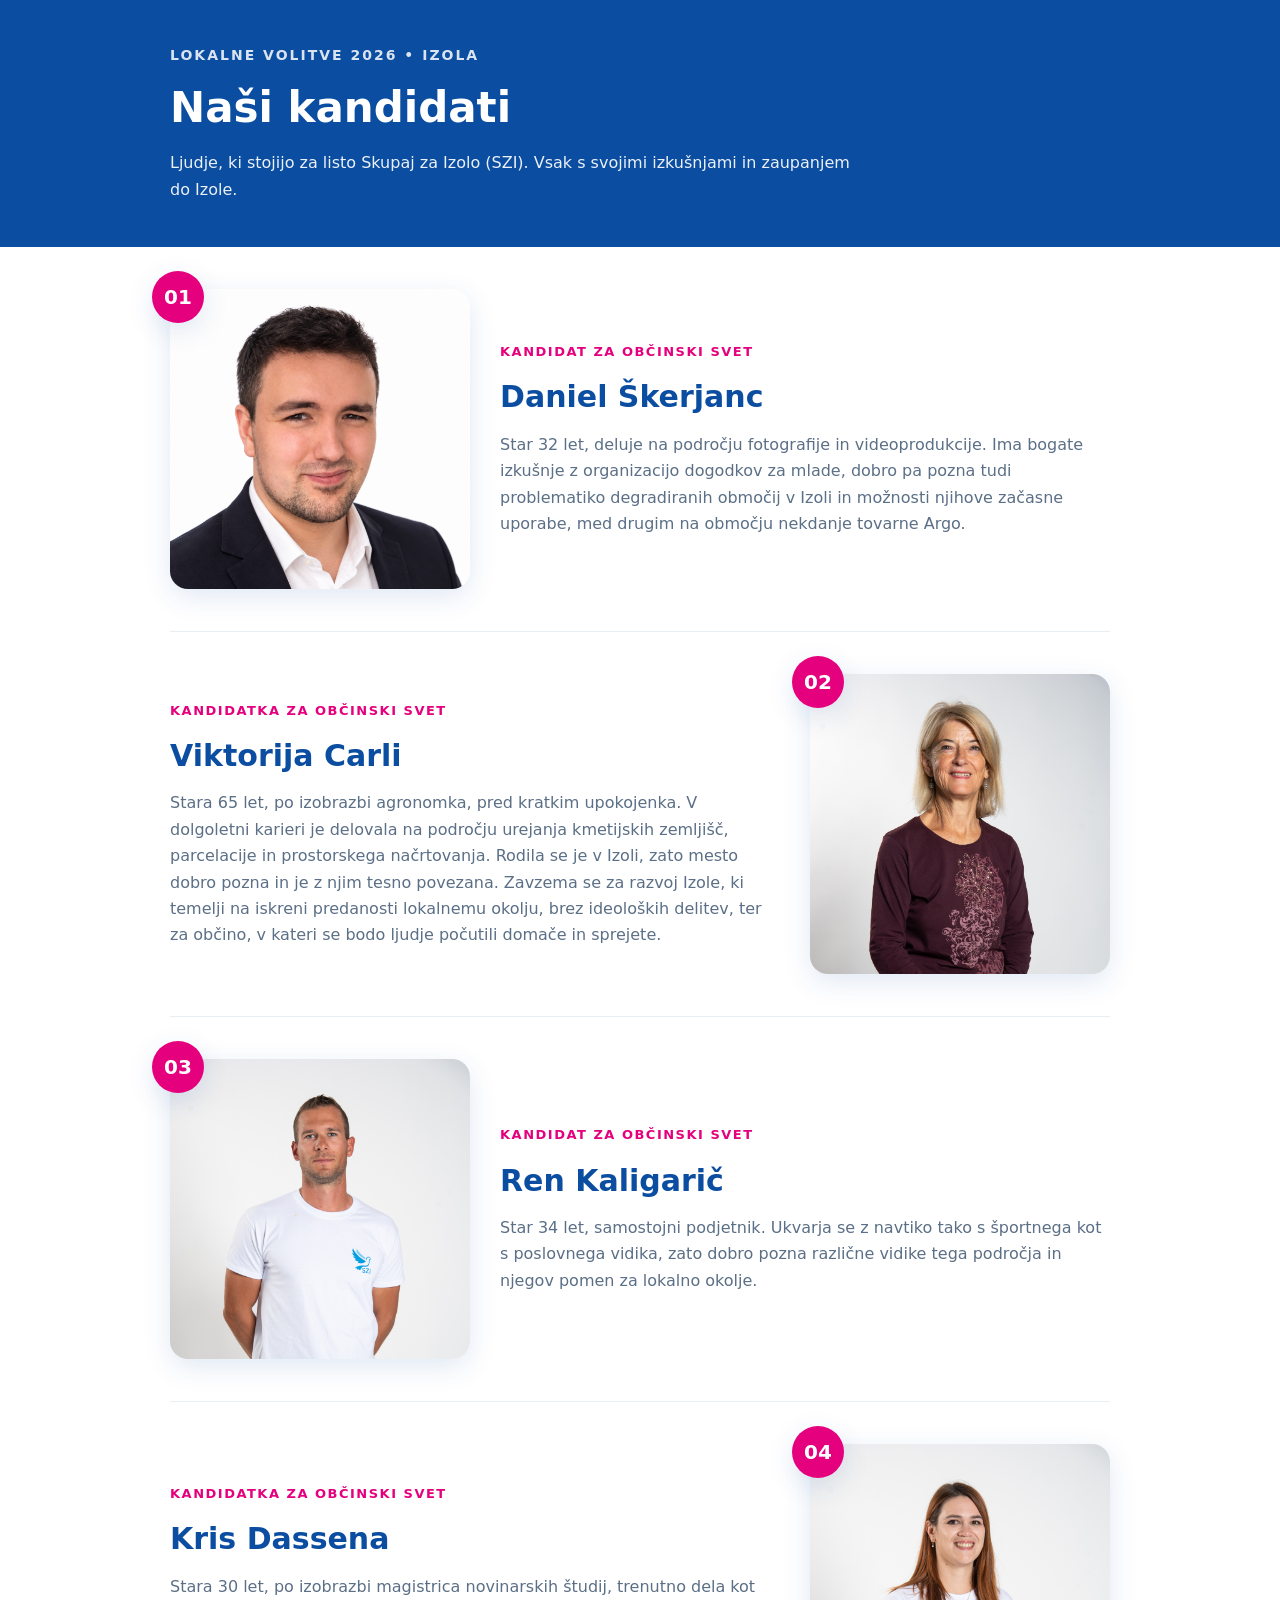
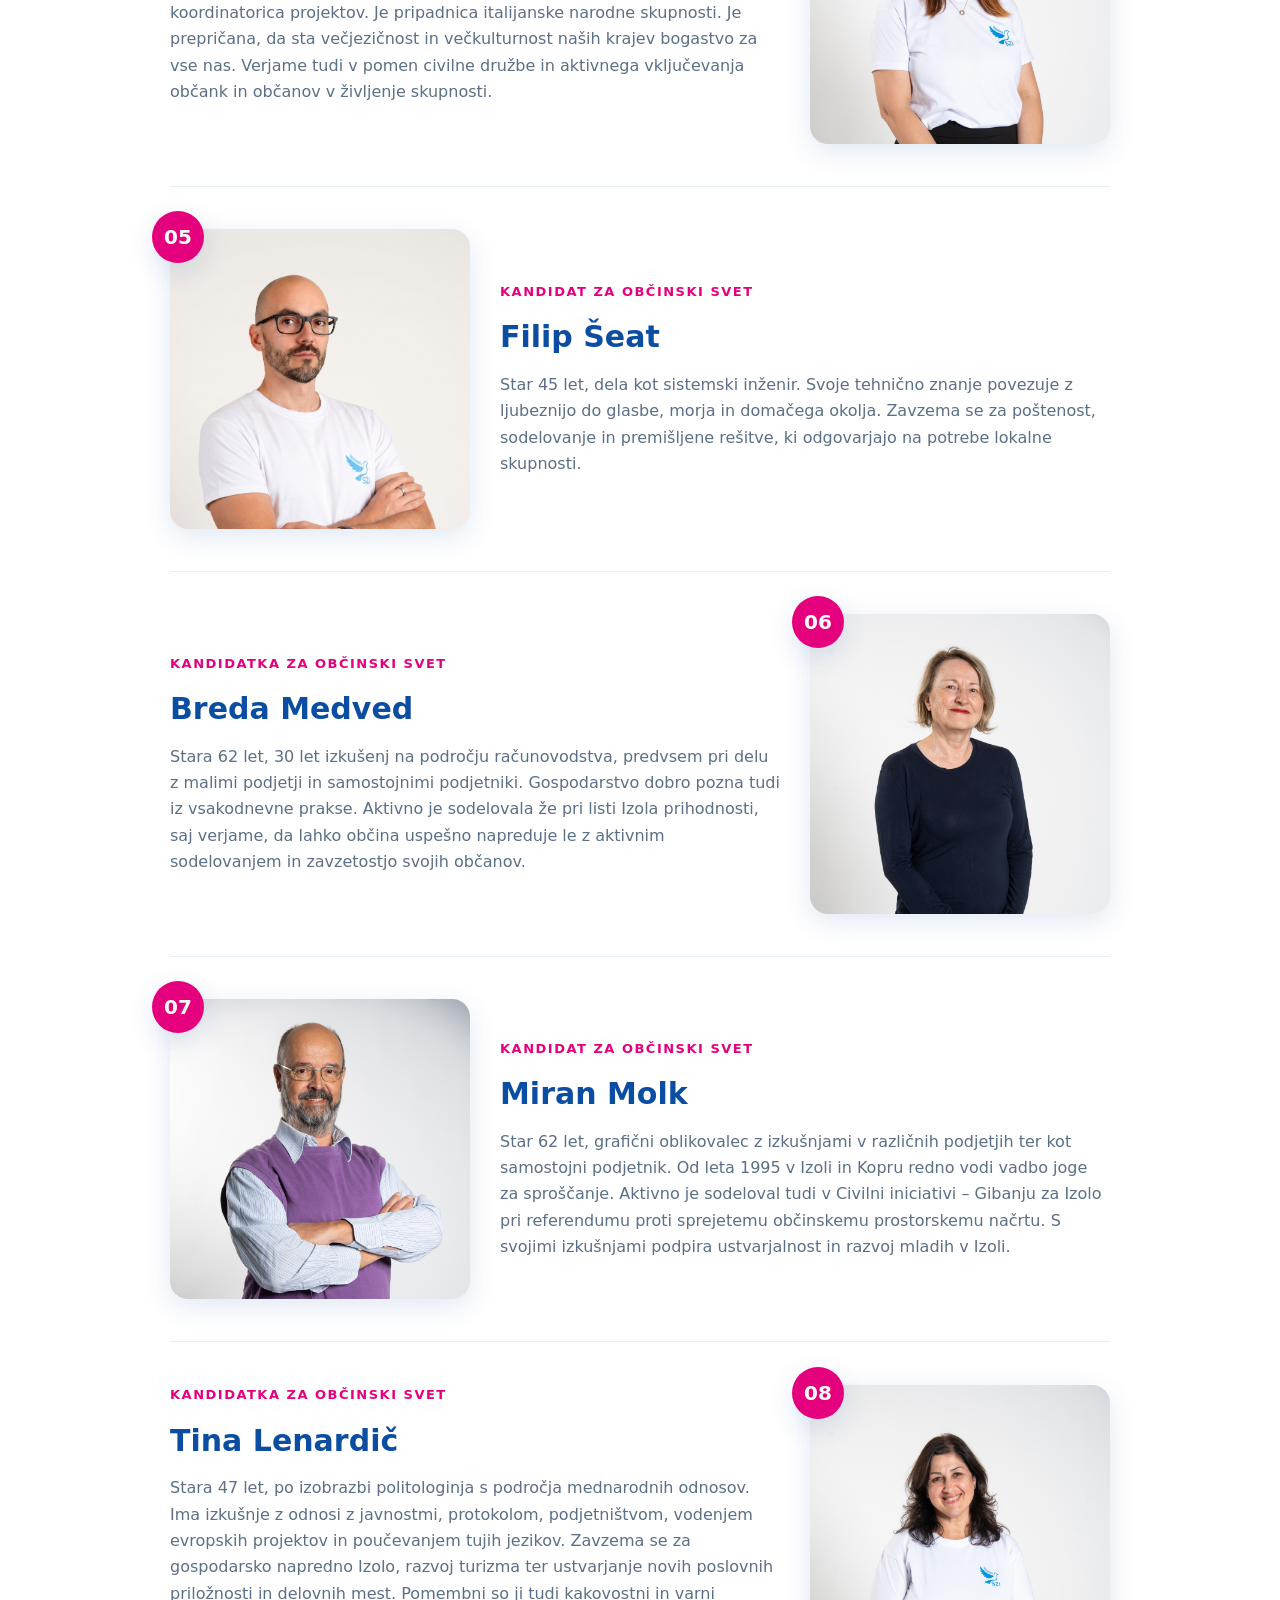
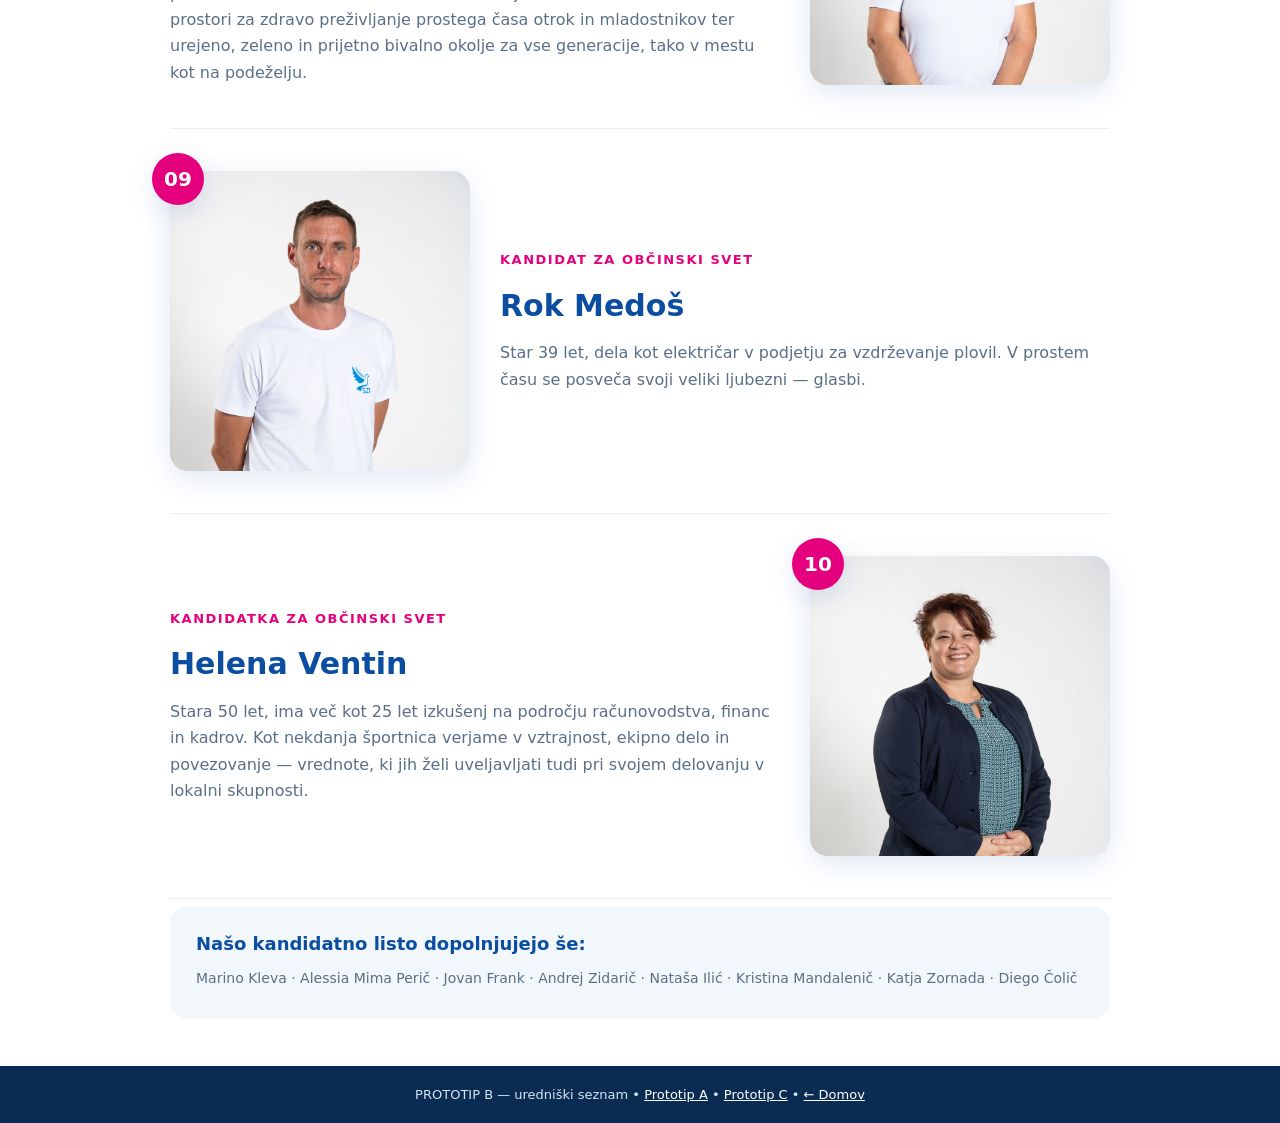
<file: prototipi/kandidati-b.html>
<!DOCTYPE html>
<html lang="sl">
<head>
  <meta charset="UTF-8" />
  <meta name="viewport" content="width=device-width, initial-scale=1.0" />
  <title>Kandidati — Prototip B (uredniški seznam) | Skupaj za Izolo</title>
  <style>
    :root{
      --dark:#0a4da1;
      --light:#1b96d0;
      --accent:#e5007d;
      --bg:#ffffff;
      --bg-alt:#f2f7fb;
      --ink:#10233b;
      --muted:#5b6f86;
      --shadow:0 8px 28px rgba(10,77,161,.12);
    }
    *{box-sizing:border-box}
    body{margin:0;font-family:Inter,system-ui,-apple-system,"Segoe UI",Roboto,Arial,sans-serif;color:var(--ink);background:var(--bg);line-height:1.65}
    .container{max-width:980px;margin:0 auto;padding:0 20px}
    header.top{background:var(--dark);color:#fff;padding:44px 0}
    .eyebrow{font-size:14px;font-weight:800;letter-spacing:2px;text-transform:uppercase;opacity:.85;margin:0 0 6px}
    h1{margin:0 0 8px;font-size:clamp(26px,4vw,42px)}
    .lead{margin:0;max-width:680px;opacity:.92}
    .cand{display:grid;grid-template-columns:300px 1fr;gap:30px;align-items:center;padding:42px 0;border-bottom:1px solid #e6eef6;scroll-margin-top:70px}
    .cand.alt{grid-template-columns:1fr 300px}
    .cand.alt .photo{order:2}
    .cand .photo{margin:0;position:relative}
    .cand .photo img{width:100%;aspect-ratio:1/1;object-fit:cover;object-position:center top;border-radius:18px;box-shadow:var(--shadow);display:block}
    .cand .photo .big-num{position:absolute;top:-18px;left:-18px;background:var(--accent);color:#fff;font-weight:800;font-size:20px;width:52px;height:52px;border-radius:50%;display:flex;align-items:center;justify-content:center;box-shadow:var(--shadow)}
    .cand .txt{display:flex;flex-direction:column;gap:10px}
    .cand h2{margin:0;font-size:clamp(22px,2.6vw,30px);color:var(--dark)}
    .cand .role{font-size:13px;font-weight:800;letter-spacing:1.5px;text-transform:uppercase;color:var(--accent)}
    .cand p{margin:0;color:var(--muted);font-size:16px}
    .more{background:var(--bg-alt);border-radius:16px;padding:22px 26px;margin:8px 0 48px}
    .more h2{margin:0 0 8px;font-size:18px;color:var(--dark)}
    .more p{margin:6px 0;color:var(--muted);font-size:14px}
    footer{background:#0b2c52;color:#d7e6f7;text-align:center;padding:18px;font-size:13px}
    footer a{color:#fff}
    @media(max-width:820px){
      .cand,.cand.alt{grid-template-columns:1fr}
      .cand.alt .photo{order:0}
      .cand .photo{max-width:320px;margin:0 auto}
    }
  </style>
</head>
<body>
  <header class="top">
    <div class="container">
      <p class="eyebrow">Lokalne volitve 2026 • Izola</p>
      <h1>Naši kandidati</h1>
      <p class="lead">Ljudje, ki stojijo za listo Skupaj za Izolo (SZI). Vsak s svojimi izkušnjami in zaupanjem do Izole.</p>
    </div>
  </header>

  <main class="container">
    <article class="cand" id="k01">
      <div class="photo">
        <img src="../assets/SZI-profilne/daniel.png" alt="Daniel Škerjanc" loading="lazy" />
        <span class="big-num">01</span>
      </div>
      <div class="txt">
        <span class="role">Kandidat za občinski svet</span>
        <h2>Daniel Škerjanc</h2>
        <p>Star 32 let, deluje na področju fotografije in videoprodukcije. Ima bogate izkušnje z organizacijo dogodkov za mlade, dobro pa pozna tudi problematiko degradiranih območij v Izoli in možnosti njihove začasne uporabe, med drugim na območju nekdanje tovarne Argo.</p>
      </div>
    </article>
    <article class="cand alt" id="k02">
      <div class="photo">
        <img src="../assets/SZI-profilne/viktorija.jpg" alt="Viktorija Carli" loading="lazy" />
        <span class="big-num">02</span>
      </div>
      <div class="txt">
        <span class="role">Kandidatka za občinski svet</span>
        <h2>Viktorija Carli</h2>
        <p>Stara 65 let, po izobrazbi agronomka, pred kratkim upokojenka. V dolgoletni karieri je delovala na področju urejanja kmetijskih zemljišč, parcelacije in prostorskega načrtovanja. Rodila se je v Izoli, zato mesto dobro pozna in je z njim tesno povezana. Zavzema se za razvoj Izole, ki temelji na iskreni predanosti lokalnemu okolju, brez ideoloških delitev, ter za občino, v kateri se bodo ljudje počutili domače in sprejete.</p>
      </div>
    </article>
    <article class="cand" id="k03">
      <div class="photo">
        <img src="../assets/SZI-profilne/ren.jpg" alt="Ren Kaligarič" loading="lazy" />
        <span class="big-num">03</span>
      </div>
      <div class="txt">
        <span class="role">Kandidat za občinski svet</span>
        <h2>Ren Kaligarič</h2>
        <p>Star 34 let, samostojni podjetnik. Ukvarja se z navtiko tako s športnega kot s poslovnega vidika, zato dobro pozna različne vidike tega področja in njegov pomen za lokalno okolje.</p>
      </div>
    </article>
    <article class="cand alt" id="k04">
      <div class="photo">
        <img src="../assets/SZI-profilne/kriss.jpg" alt="Kris Dassena" loading="lazy" />
        <span class="big-num">04</span>
      </div>
      <div class="txt">
        <span class="role">Kandidatka za občinski svet</span>
        <h2>Kris Dassena</h2>
        <p>Stara 30 let, po izobrazbi magistrica novinarskih študij, trenutno dela kot koordinatorica projektov. Je pripadnica italijanske narodne skupnosti. Je prepričana, da sta večjezičnost in večkulturnost naših krajev bogastvo za vse nas. Verjame tudi v pomen civilne družbe in aktivnega vključevanja občank in občanov v življenje skupnosti.</p>
      </div>
    </article>
    <article class="cand" id="k05">
      <div class="photo">
        <img src="../assets/SZI-profilne/filip.jpeg" alt="Filip Šeat" loading="lazy" />
        <span class="big-num">05</span>
      </div>
      <div class="txt">
        <span class="role">Kandidat za občinski svet</span>
        <h2>Filip Šeat</h2>
        <p>Star 45 let, dela kot sistemski inženir. Svoje tehnično znanje povezuje z ljubeznijo do glasbe, morja in domačega okolja. Zavzema se za poštenost, sodelovanje in premišljene rešitve, ki odgovarjajo na potrebe lokalne skupnosti.</p>
      </div>
    </article>
    <article class="cand alt" id="k06">
      <div class="photo">
        <img src="../assets/SZI-profilne/breda.jpg" alt="Breda Medved" loading="lazy" />
        <span class="big-num">06</span>
      </div>
      <div class="txt">
        <span class="role">Kandidatka za občinski svet</span>
        <h2>Breda Medved</h2>
        <p>Stara 62 let, 30 let izkušenj na področju računovodstva, predvsem pri delu z malimi podjetji in samostojnimi podjetniki. Gospodarstvo dobro pozna tudi iz vsakodnevne prakse. Aktivno je sodelovala že pri listi Izola prihodnosti, saj verjame, da lahko občina uspešno napreduje le z aktivnim sodelovanjem in zavzetostjo svojih občanov.</p>
      </div>
    </article>
    <article class="cand" id="k07">
      <div class="photo">
        <img src="../assets/SZI-profilne/miran.jpg" alt="Miran Molk" loading="lazy" />
        <span class="big-num">07</span>
      </div>
      <div class="txt">
        <span class="role">Kandidat za občinski svet</span>
        <h2>Miran Molk</h2>
        <p>Star 62 let, grafični oblikovalec z izkušnjami v različnih podjetjih ter kot samostojni podjetnik. Od leta 1995 v Izoli in Kopru redno vodi vadbo joge za sproščanje. Aktivno je sodeloval tudi v Civilni iniciativi – Gibanju za Izolo pri referendumu proti sprejetemu občinskemu prostorskemu načrtu. S svojimi izkušnjami podpira ustvarjalnost in razvoj mladih v Izoli.</p>
      </div>
    </article>
    <article class="cand alt" id="k08">
      <div class="photo">
        <img src="../assets/SZI-profilne/tina.jpg" alt="Tina Lenardič" loading="lazy" />
        <span class="big-num">08</span>
      </div>
      <div class="txt">
        <span class="role">Kandidatka za občinski svet</span>
        <h2>Tina Lenardič</h2>
        <p>Stara 47 let, po izobrazbi politologinja s področja mednarodnih odnosov. Ima izkušnje z odnosi z javnostmi, protokolom, podjetništvom, vodenjem evropskih projektov in poučevanjem tujih jezikov. Zavzema se za gospodarsko napredno Izolo, razvoj turizma ter ustvarjanje novih poslovnih priložnosti in delovnih mest. Pomembni so ji tudi kakovostni in varni prostori za zdravo preživljanje prostega časa otrok in mladostnikov ter urejeno, zeleno in prijetno bivalno okolje za vse generacije, tako v mestu kot na podeželju.</p>
      </div>
    </article>
    <article class="cand" id="k09">
      <div class="photo">
        <img src="../assets/SZI-profilne/rok.jpg" alt="Rok Medoš" loading="lazy" />
        <span class="big-num">09</span>
      </div>
      <div class="txt">
        <span class="role">Kandidat za občinski svet</span>
        <h2>Rok Medoš</h2>
        <p>Star 39 let, dela kot električar v podjetju za vzdrževanje plovil. V prostem času se posveča svoji veliki ljubezni — glasbi.</p>
      </div>
    </article>
    <article class="cand alt" id="k10">
      <div class="photo">
        <img src="../assets/SZI-profilne/helena.jpg" alt="Helena Ventin" loading="lazy" />
        <span class="big-num">10</span>
      </div>
      <div class="txt">
        <span class="role">Kandidatka za občinski svet</span>
        <h2>Helena Ventin</h2>
        <p>Stara 50 let, ima več kot 25 let izkušenj na področju računovodstva, financ in kadrov. Kot nekdanja športnica verjame v vztrajnost, ekipno delo in povezovanje — vrednote, ki jih želi uveljavljati tudi pri svojem delovanju v lokalni skupnosti.</p>
      </div>
    </article>

    <div class="more">
      <h2>Našo kandidatno listo dopolnjujejo še:</h2>
      <p>Marino Kleva · Alessia Mima Perič · Jovan Frank · Andrej Zidarič · Nataša Ilić · Kristina Mandalenič · Katja Zornada · Diego Čolič</p>
    </div>
  </main>

  <footer>
    <div class="container">PROTOTIP B — uredniški seznam • <a href="kandidati-a.html">Prototip A</a> • <a href="kandidati-c.html">Prototip C</a> • <a href="../index.html">← Domov</a></div>
  </footer>
</body>
</html>
</file>
